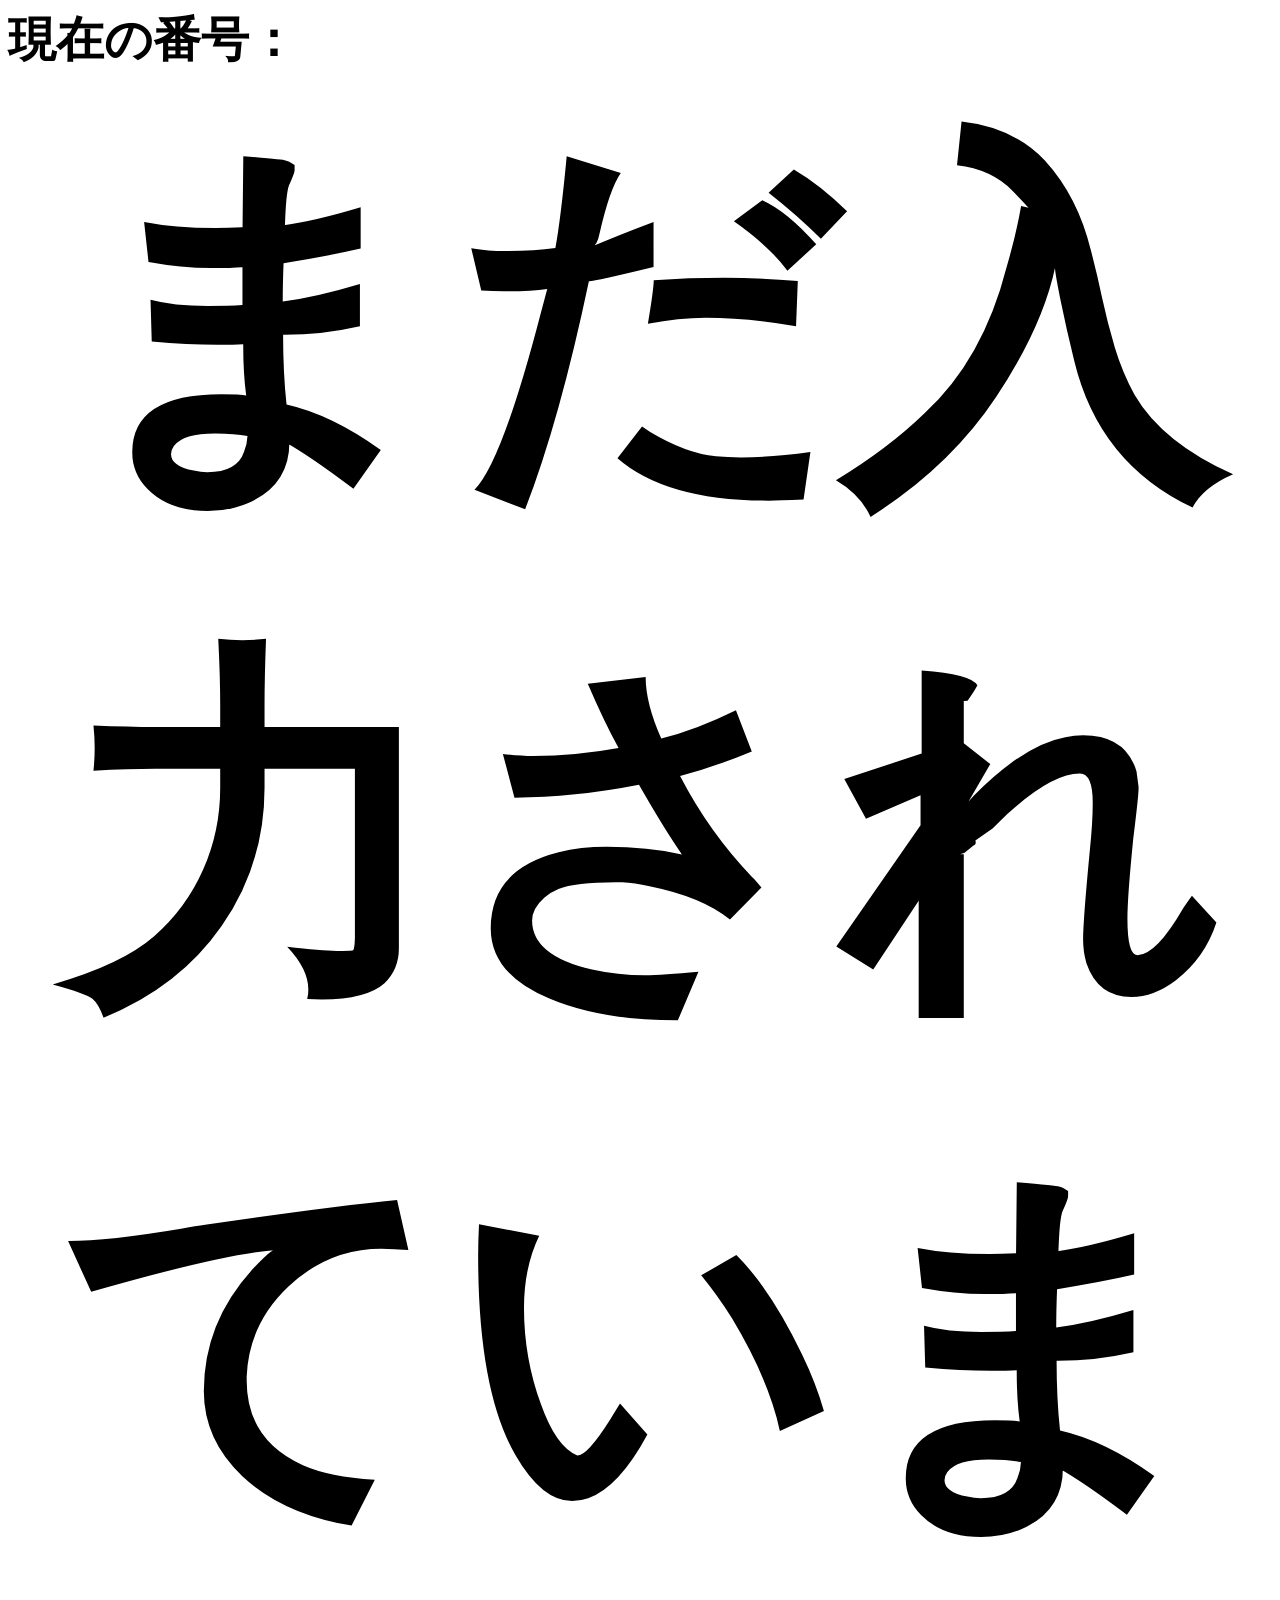
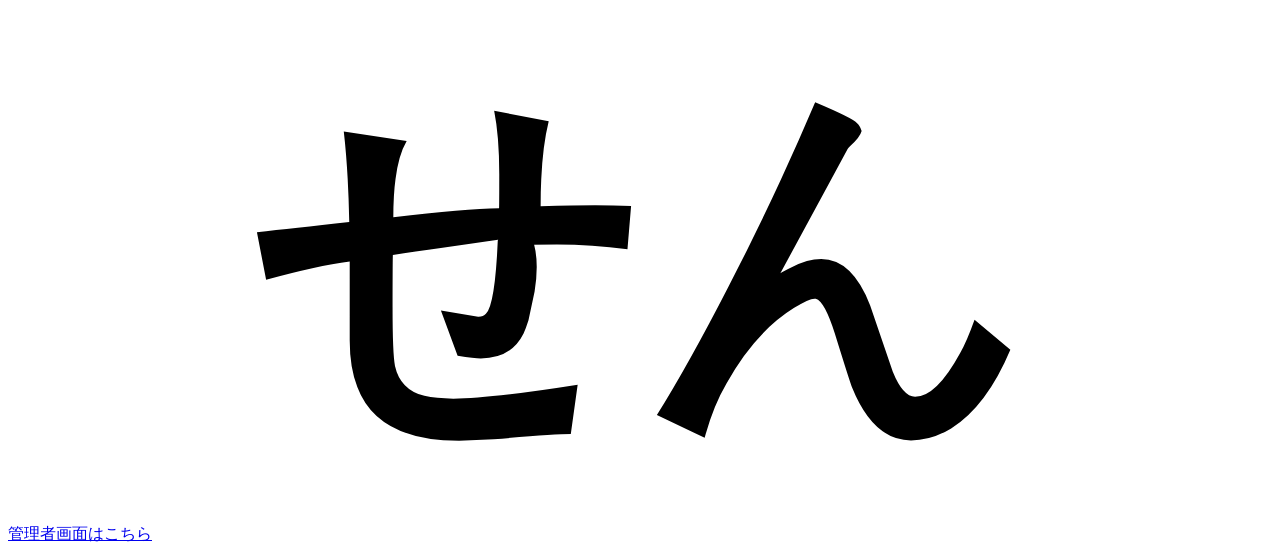
<file: index.html>
<!DOCTYPE html>
<html lang="en">
<head>
    <meta charset="UTF-8">
    <meta name="viewport" content="width=device-width, initial-scale=1.0">
    <title>ユーザー画面</title>
    <meta name="robots" content="noindex, nofollow">
    <link rel="stylesheet" href="style.css">
</head>
<body>
    <div>
        <strong id="numberLabel">現在の番号：</strong>
          <div id="centerd">
             <span id="numberDisplay">まだ入力されていません</span>
          </div>
    </div>
    <a href="administrator.html">管理者画面はこちら</a>
      <script>
        const numberDisplay = document.getElementById('numberDisplay');

        // 他のタブでLocalStorageが更新されたときに動くイベント
        window.addEventListener('storage', function(event) {
            // 'sharedNumber' というキーが更新されたときだけ処理する
            if (event.key === 'sharedNumber') {
                const newValue = event.newValue;
                
                if (newValue === '') {
                    numberDisplay.textContent = 'まだ入力されていません';
                } else {
                    numberDisplay.textContent = newValue;
                }
            }
        });

          const initialValue = localStorage.getItem('sharedNumber');
        if (initialValue) {
            numberDisplay.textContent = initialValue;
        }
      </script>
</body>
</html>
</file>
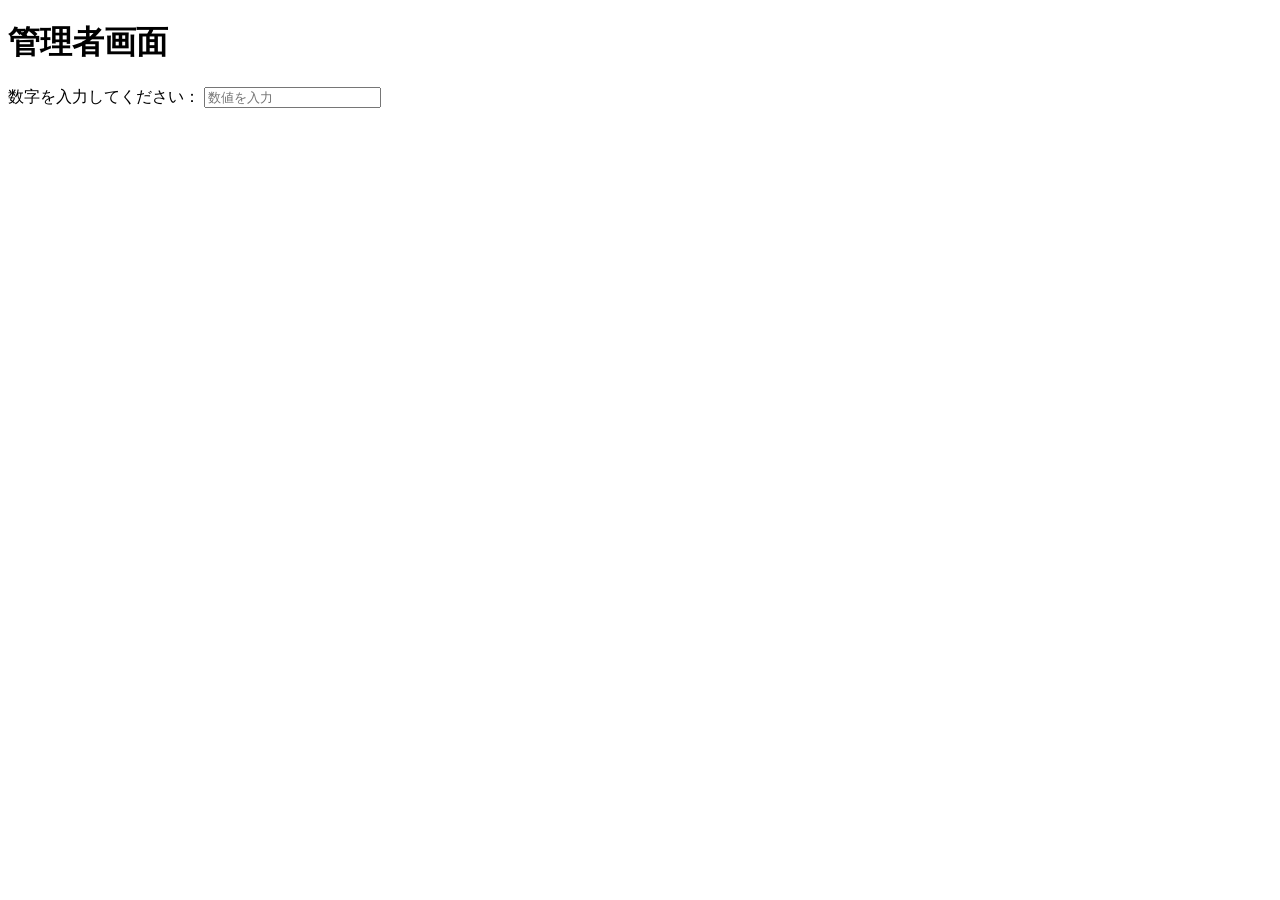
<file: administrator.html>
<!DOCTYPE html>
<html lang="en">
<head>
    <meta charset="UTF-8">
    <meta name="viewport" content="width=device-width, initial-scale=1.0">
    <title>管理者画面</title>
    <meta name="robots" content="noindex, nofollow">
</head>
<body>
    <h1>管理者画面</h1>
    <div>
        <label for="numInput">数字を入力してください：</label>
        <input type="number" id="numInput" placeholder="数値を入力">    
    </div>
    <script>
        const numInput = document.getElementById('numInput');
               numInput.addEventListener('input', function() {
            localStorage.setItem('sharedNumber', numInput.value);
        });
    ;</script>
</body>
</html>
</file>
<file: style.css>
#numberDisplay {
    font-size: 380px; /* 好みに合わせて数字（48）を変更してください */
   display: flex;
   justify-content: center; /* 左右の中央揃え */
   align-items: center;     /* 上下の中央揃え */
   height: 100%;            /* 画面全体の高さに合わせる */
   text-align: center;
   font-weight: bold; /* 数字を太字にしてさらに目立たせたい場合（不要なら消してOK） */
}

#numberLabel {
    font-size: 48px;
    font-weight: bold; 
}
#centerd {
       display: flex;
            justify-content: center; /* 左右の中央揃え */
            align-items: center;     /* 上下の中央揃え */
            height: 100%;            /* 画面全体の高さに合わせる */
            text-align: center; 
}
</file>
